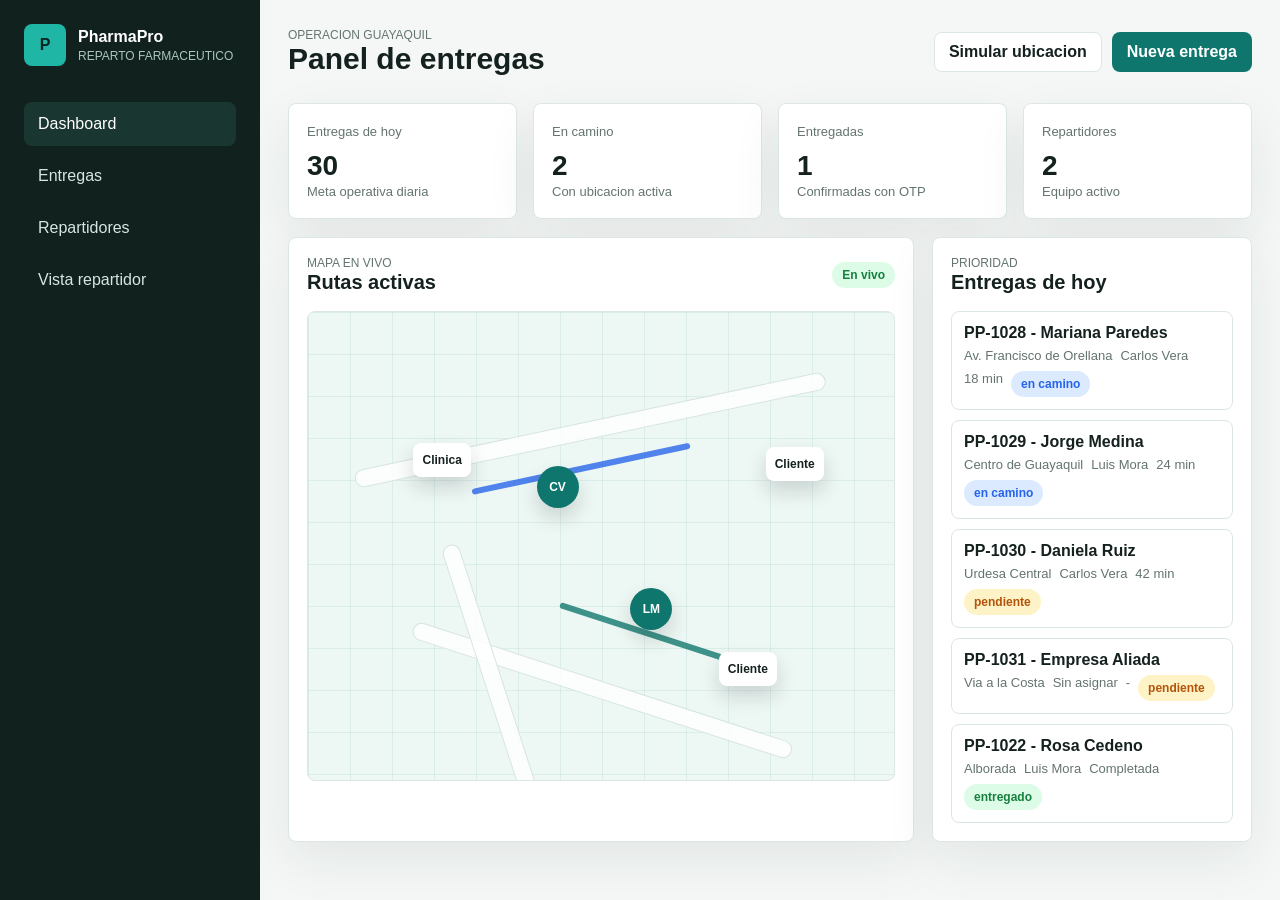
<file: index.html>
<!doctype html>
<html lang="es">
  <head>
    <meta charset="UTF-8" />
    <meta name="viewport" content="width=device-width, initial-scale=1.0" />
    <title>PharmaPro | Control de entregas</title>
    <link rel="stylesheet" href="./styles.css" />
  </head>
  <body>
    <aside class="sidebar">
      <div class="brand">
        <div class="brand-mark">P</div>
        <div>
          <strong>PharmaPro</strong>
          <span>Reparto farmaceutico</span>
        </div>
      </div>

      <nav class="nav">
        <button class="nav-item active" data-view="dashboard">Dashboard</button>
        <button class="nav-item" data-view="deliveries">Entregas</button>
        <button class="nav-item" data-view="drivers">Repartidores</button>
        <button class="nav-item" data-view="driverApp">Vista repartidor</button>
      </nav>
    </aside>

    <main class="app">
      <header class="topbar">
        <div>
          <p class="eyebrow">Operacion Guayaquil</p>
          <h1>Panel de entregas</h1>
        </div>
        <div class="topbar-actions">
          <button class="ghost-button" id="simulateLocation">
            Simular ubicacion
          </button>
          <button class="primary-button" id="newDelivery">Nueva entrega</button>
        </div>
      </header>

      <section class="view active" id="dashboard">
        <div class="stats-grid" id="statsGrid"></div>

        <section class="workspace-grid">
          <article class="map-panel">
            <div class="section-header">
              <div>
                <p class="eyebrow">Mapa en vivo</p>
                <h2>Rutas activas</h2>
              </div>
              <span class="live-pill">En vivo</span>
            </div>
            <div class="map" id="map">
              <div class="map-road road-one"></div>
              <div class="map-road road-two"></div>
              <div class="map-road road-three"></div>
              <div class="route-line route-a"></div>
              <div class="route-line route-b"></div>
              <button class="map-pin clinic" title="Clinica Kennedy">
                Clinica
              </button>
              <button class="map-pin customer-one" title="Cliente Samborondon">
                Cliente
              </button>
              <button class="map-pin customer-two" title="Cliente Centro">
                Cliente
              </button>
              <button class="driver-pin driver-a" id="pinA" title="Carlos Vera">
                CV
              </button>
              <button class="driver-pin driver-b" id="pinB" title="Luis Mora">
                LM
              </button>
            </div>
          </article>

          <article class="panel">
            <div class="section-header">
              <div>
                <p class="eyebrow">Prioridad</p>
                <h2>Entregas de hoy</h2>
              </div>
            </div>
            <div class="delivery-list" id="todayList"></div>
          </article>
        </section>
      </section>

      <section class="view" id="deliveries">
        <div class="section-header page-section-header">
          <div>
            <p class="eyebrow">Gestion</p>
            <h2>Listado de entregas</h2>
          </div>
          <select id="statusFilter">
            <option value="all">Todos los estados</option>
            <option value="pendiente">Pendiente</option>
            <option value="en camino">En camino</option>
            <option value="entregado">Entregado</option>
            <option value="fallido">Fallido</option>
          </select>
        </div>
        <div class="table-wrap">
          <table>
            <thead>
              <tr>
                <th>Codigo</th>
                <th>Paciente/Receptor</th>
                <th>Destino</th>
                <th>Repartidor</th>
                <th>ETA</th>
                <th>Estado</th>
                <th>OTP</th>
              </tr>
            </thead>
            <tbody id="deliveriesTable"></tbody>
          </table>
        </div>
      </section>

      <section class="view" id="drivers">
        <div class="drivers-grid" id="driversGrid"></div>
      </section>

      <section class="view" id="driverApp">
        <div class="phone-shell">
          <div class="phone-header">
            <span>PharmaPro Driver</span>
            <strong>Carlos Vera</strong>
          </div>
          <div class="phone-body">
            <p class="eyebrow">Siguiente entrega</p>
            <h2 id="mobilePatient">Mariana Paredes</h2>
            <p id="mobileAddress">Av. Francisco de Orellana, Guayaquil</p>
            <div class="mobile-route">
              <span>Clinica Kennedy</span>
              <span>18 min</span>
            </div>
            <label for="otpInput">Codigo del cliente</label>
            <input id="otpInput" maxlength="6" placeholder="Ej: 482913" />
            <button class="primary-button full" id="confirmOtp">
              Confirmar entrega
            </button>
            <button class="ghost-button full" id="reportIssue">
              Reportar problema
            </button>
            <p class="otp-message" id="otpMessage"></p>
          </div>
        </div>
      </section>
    </main>

    <div class="toast" id="toast"></div>

    <script src="./app.js"></script>
  </body>
</html>
</file>
<file: styles.css>
:root {
  --bg: #f4f7f6;
  --surface: #ffffff;
  --surface-soft: #eef5f2;
  --text: #14211f;
  --muted: #64746f;
  --line: #dce7e3;
  --primary: #0f766e;
  --primary-dark: #115e59;
  --accent: #2563eb;
  --warning: #b45309;
  --danger: #b91c1c;
  --success: #15803d;
  --shadow: 0 18px 50px rgba(20, 33, 31, 0.08);
}

* {
  box-sizing: border-box;
}

html {
  min-height: 100%;
}

body {
  min-height: 100vh;
  margin: 0;
  background: var(--bg);
  color: var(--text);
  font-family: Arial, Helvetica, sans-serif;
}

button,
input,
select {
  font: inherit;
}

button {
  cursor: pointer;
}

h1,
h2,
p {
  margin: 0;
}

h1 {
  font-size: 30px;
  line-height: 1.15;
}

h2 {
  font-size: 20px;
  line-height: 1.25;
}

.sidebar {
  position: fixed;
  inset: 0 auto 0 0;
  width: 260px;
  padding: 24px;
  background: #10211e;
  color: #ffffff;
}

.brand {
  display: flex;
  align-items: center;
  gap: 12px;
  margin-bottom: 36px;
}

.brand-mark {
  display: grid;
  width: 42px;
  height: 42px;
  place-items: center;
  border-radius: 8px;
  background: #1fb6a6;
  color: #062522;
  font-weight: 800;
}

.brand span,
.eyebrow {
  display: block;
  color: var(--muted);
  font-size: 12px;
  letter-spacing: 0;
  text-transform: uppercase;
}

.brand span {
  margin-top: 3px;
  color: #aac5bf;
}

.nav {
  display: grid;
  gap: 8px;
}

.nav-item {
  width: 100%;
  min-height: 44px;
  border: 0;
  border-radius: 8px;
  background: transparent;
  color: #d8e6e2;
  padding: 0 14px;
  text-align: left;
}

.nav-item.active,
.nav-item:hover {
  background: #1a3631;
  color: #ffffff;
}

.app {
  min-height: 100vh;
  margin-left: 260px;
  padding: 28px;
}

.topbar,
.section-header {
  display: flex;
  align-items: center;
  justify-content: space-between;
  gap: 16px;
}

.topbar-actions {
  display: flex;
  gap: 10px;
}

.primary-button,
.ghost-button {
  min-height: 40px;
  border-radius: 8px;
  padding: 0 14px;
  border: 1px solid transparent;
  font-weight: 700;
}

.primary-button {
  background: var(--primary);
  color: #ffffff;
}

.primary-button:hover {
  background: var(--primary-dark);
}

.ghost-button {
  background: #ffffff;
  color: var(--text);
  border-color: var(--line);
}

.view {
  display: none;
  margin-top: 26px;
}

.view.active {
  display: block;
}

.stats-grid {
  display: grid;
  grid-template-columns: repeat(4, minmax(0, 1fr));
  gap: 16px;
}

.stat-card,
.panel,
.map-panel,
.driver-card,
.phone-shell {
  background: var(--surface);
  border: 1px solid var(--line);
  border-radius: 8px;
  box-shadow: var(--shadow);
}

.stat-card {
  padding: 18px;
}

.stat-card strong {
  display: block;
  margin-top: 10px;
  font-size: 28px;
}

.stat-card span {
  color: var(--muted);
  font-size: 13px;
}

.workspace-grid {
  display: grid;
  grid-template-columns: minmax(0, 1.4fr) minmax(320px, 0.6fr);
  gap: 18px;
  margin-top: 18px;
}

.panel,
.map-panel {
  padding: 18px;
}

.live-pill {
  border-radius: 999px;
  background: #dcfce7;
  color: var(--success);
  padding: 6px 10px;
  font-size: 12px;
  font-weight: 800;
}

.map {
  position: relative;
  overflow: hidden;
  min-height: 470px;
  margin-top: 16px;
  border: 1px solid var(--line);
  border-radius: 8px;
  background:
    linear-gradient(90deg, rgba(15, 118, 110, 0.08) 1px, transparent 1px),
    linear-gradient(rgba(15, 118, 110, 0.08) 1px, transparent 1px), #edf7f4;
  background-size: 42px 42px;
}

.map-road,
.route-line {
  position: absolute;
  border-radius: 999px;
  transform-origin: left center;
}

.map-road {
  height: 18px;
  background: rgba(255, 255, 255, 0.85);
  border: 1px solid #d7e5e0;
}

.road-one {
  width: 82%;
  left: 8%;
  top: 34%;
  transform: rotate(-12deg);
}

.road-two {
  width: 68%;
  left: 18%;
  top: 66%;
  transform: rotate(18deg);
}

.road-three {
  width: 62%;
  left: 24%;
  top: 48%;
  transform: rotate(72deg);
}

.route-line {
  height: 6px;
  background: var(--accent);
  opacity: 0.78;
}

.route-a {
  width: 38%;
  left: 28%;
  top: 38%;
  transform: rotate(-12deg);
}

.route-b {
  width: 30%;
  left: 43%;
  top: 62%;
  transform: rotate(18deg);
  background: var(--primary);
}

.map-pin,
.driver-pin {
  position: absolute;
  min-width: 48px;
  min-height: 34px;
  border: 0;
  border-radius: 8px;
  padding: 6px 9px;
  box-shadow: 0 10px 20px rgba(20, 33, 31, 0.16);
  font-size: 12px;
  font-weight: 800;
}

.map-pin {
  background: #ffffff;
  color: var(--text);
}

.driver-pin {
  display: grid;
  width: 42px;
  height: 42px;
  min-width: 42px;
  place-items: center;
  border-radius: 999px;
  background: var(--primary);
  color: #ffffff;
  transition:
    left 350ms ease,
    top 350ms ease;
}

.clinic {
  left: 18%;
  top: 28%;
}

.customer-one {
  right: 12%;
  top: 29%;
}

.customer-two {
  right: 20%;
  bottom: 20%;
}

.driver-a {
  left: 39%;
  top: 33%;
}

.driver-b {
  left: 55%;
  top: 59%;
}

.delivery-list {
  display: grid;
  gap: 10px;
  margin-top: 16px;
}

.delivery-item {
  border: 1px solid var(--line);
  border-radius: 8px;
  padding: 12px;
  background: #ffffff;
}

.delivery-item strong {
  display: block;
  margin-bottom: 6px;
}

.meta-row {
  display: flex;
  flex-wrap: wrap;
  gap: 8px;
  color: var(--muted);
  font-size: 13px;
}

.status {
  display: inline-flex;
  align-items: center;
  min-height: 26px;
  border-radius: 999px;
  padding: 0 10px;
  font-size: 12px;
  font-weight: 800;
}

.status.pendiente {
  background: #fef3c7;
  color: var(--warning);
}

.status.en-camino {
  background: #dbeafe;
  color: var(--accent);
}

.status.entregado {
  background: #dcfce7;
  color: var(--success);
}

.status.fallido {
  background: #fee2e2;
  color: var(--danger);
}

.page-section-header {
  margin-bottom: 14px;
}

select,
input {
  min-height: 40px;
  border: 1px solid var(--line);
  border-radius: 8px;
  background: #ffffff;
  padding: 0 12px;
  color: var(--text);
}

.table-wrap {
  overflow-x: auto;
  background: #ffffff;
  border: 1px solid var(--line);
  border-radius: 8px;
  box-shadow: var(--shadow);
}

table {
  width: 100%;
  min-width: 860px;
  border-collapse: collapse;
}

th,
td {
  border-bottom: 1px solid var(--line);
  padding: 14px;
  text-align: left;
  font-size: 14px;
}

th {
  background: var(--surface-soft);
  color: #42524e;
  font-size: 12px;
  text-transform: uppercase;
}

.drivers-grid {
  display: grid;
  grid-template-columns: repeat(2, minmax(0, 1fr));
  gap: 16px;
}

.driver-card {
  padding: 18px;
}

.driver-card header {
  display: flex;
  align-items: center;
  justify-content: space-between;
  gap: 12px;
  margin-bottom: 18px;
}

.driver-title {
  display: flex;
  align-items: center;
  gap: 12px;
}

.driver-title span {
  display: block;
  margin-top: 3px;
  color: var(--muted);
  font-size: 12px;
}

.driver-avatar {
  display: grid;
  width: 46px;
  height: 46px;
  place-items: center;
  border-radius: 8px;
  background: #dff7f2;
  color: var(--primary-dark);
  font-weight: 900;
}

.driver-metrics {
  display: grid;
  grid-template-columns: repeat(3, 1fr);
  gap: 10px;
}

.driver-metrics div {
  border: 1px solid var(--line);
  border-radius: 8px;
  padding: 10px;
}

.driver-metrics strong {
  display: block;
  margin-bottom: 4px;
}

.driver-metrics span {
  color: var(--muted);
  font-size: 12px;
}

.phone-shell {
  width: min(390px, 100%);
  margin: 0 auto;
  overflow: hidden;
}

.phone-header {
  background: #10211e;
  color: #ffffff;
  padding: 18px;
}

.phone-header span {
  display: block;
  margin-bottom: 4px;
  color: #aac5bf;
  font-size: 12px;
}

.phone-body {
  display: grid;
  gap: 14px;
  padding: 18px;
}

.phone-body h2 {
  font-size: 24px;
}

.phone-body p {
  color: var(--muted);
}

.phone-body label {
  font-weight: 800;
}

.mobile-route {
  display: flex;
  justify-content: space-between;
  gap: 12px;
  border: 1px solid var(--line);
  border-radius: 8px;
  padding: 12px;
  background: var(--surface-soft);
  font-weight: 800;
}

.full {
  width: 100%;
}

.otp-message {
  min-height: 22px;
  font-weight: 800;
}

.toast {
  position: fixed;
  right: 22px;
  bottom: 22px;
  max-width: 320px;
  border-radius: 8px;
  background: #10211e;
  color: #ffffff;
  padding: 14px 16px;
  box-shadow: var(--shadow);
  opacity: 0;
  transform: translateY(10px);
  transition:
    opacity 180ms ease,
    transform 180ms ease;
  pointer-events: none;
}

.toast.show {
  opacity: 1;
  transform: translateY(0);
}

@media (max-width: 980px) {
  .sidebar {
    position: static;
    width: auto;
  }

  .app {
    margin-left: 0;
    padding: 18px;
  }

  .stats-grid,
  .workspace-grid,
  .drivers-grid {
    grid-template-columns: 1fr;
  }

  .topbar {
    align-items: flex-start;
    flex-direction: column;
  }

  .topbar-actions {
    width: 100%;
  }

  .topbar-actions button {
    flex: 1;
  }
}

@media (max-width: 560px) {
  .sidebar {
    padding: 18px;
  }

  .brand {
    margin-bottom: 18px;
  }

  .nav {
    grid-template-columns: repeat(2, 1fr);
  }

  .nav-item {
    padding: 0 8px;
    text-align: center;
  }

  h1 {
    font-size: 24px;
  }

  .topbar-actions {
    flex-direction: column;
  }

  .section-header {
    align-items: flex-start;
    flex-direction: column;
  }

  .map {
    min-height: 360px;
  }

  .driver-card header,
  .mobile-route {
    align-items: flex-start;
    flex-direction: column;
  }

  .driver-metrics {
    grid-template-columns: 1fr;
  }
}
</file>
